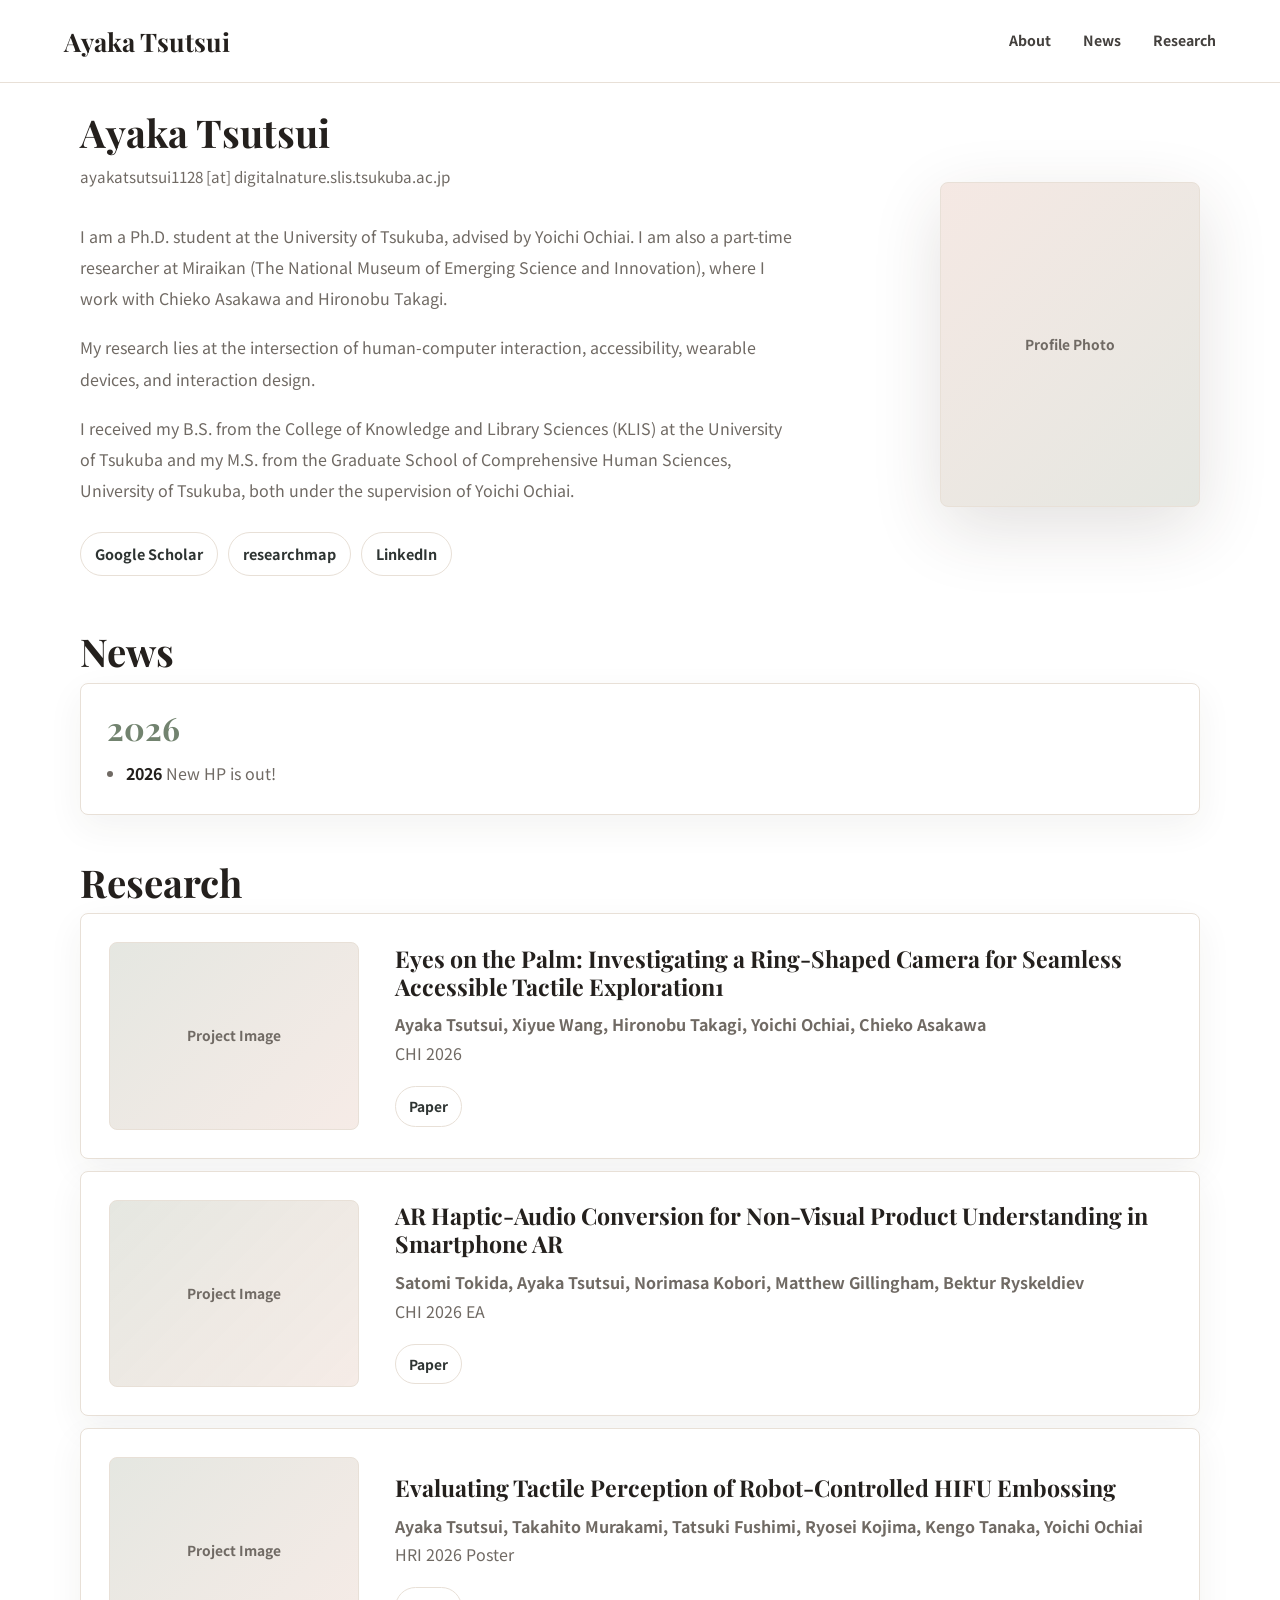
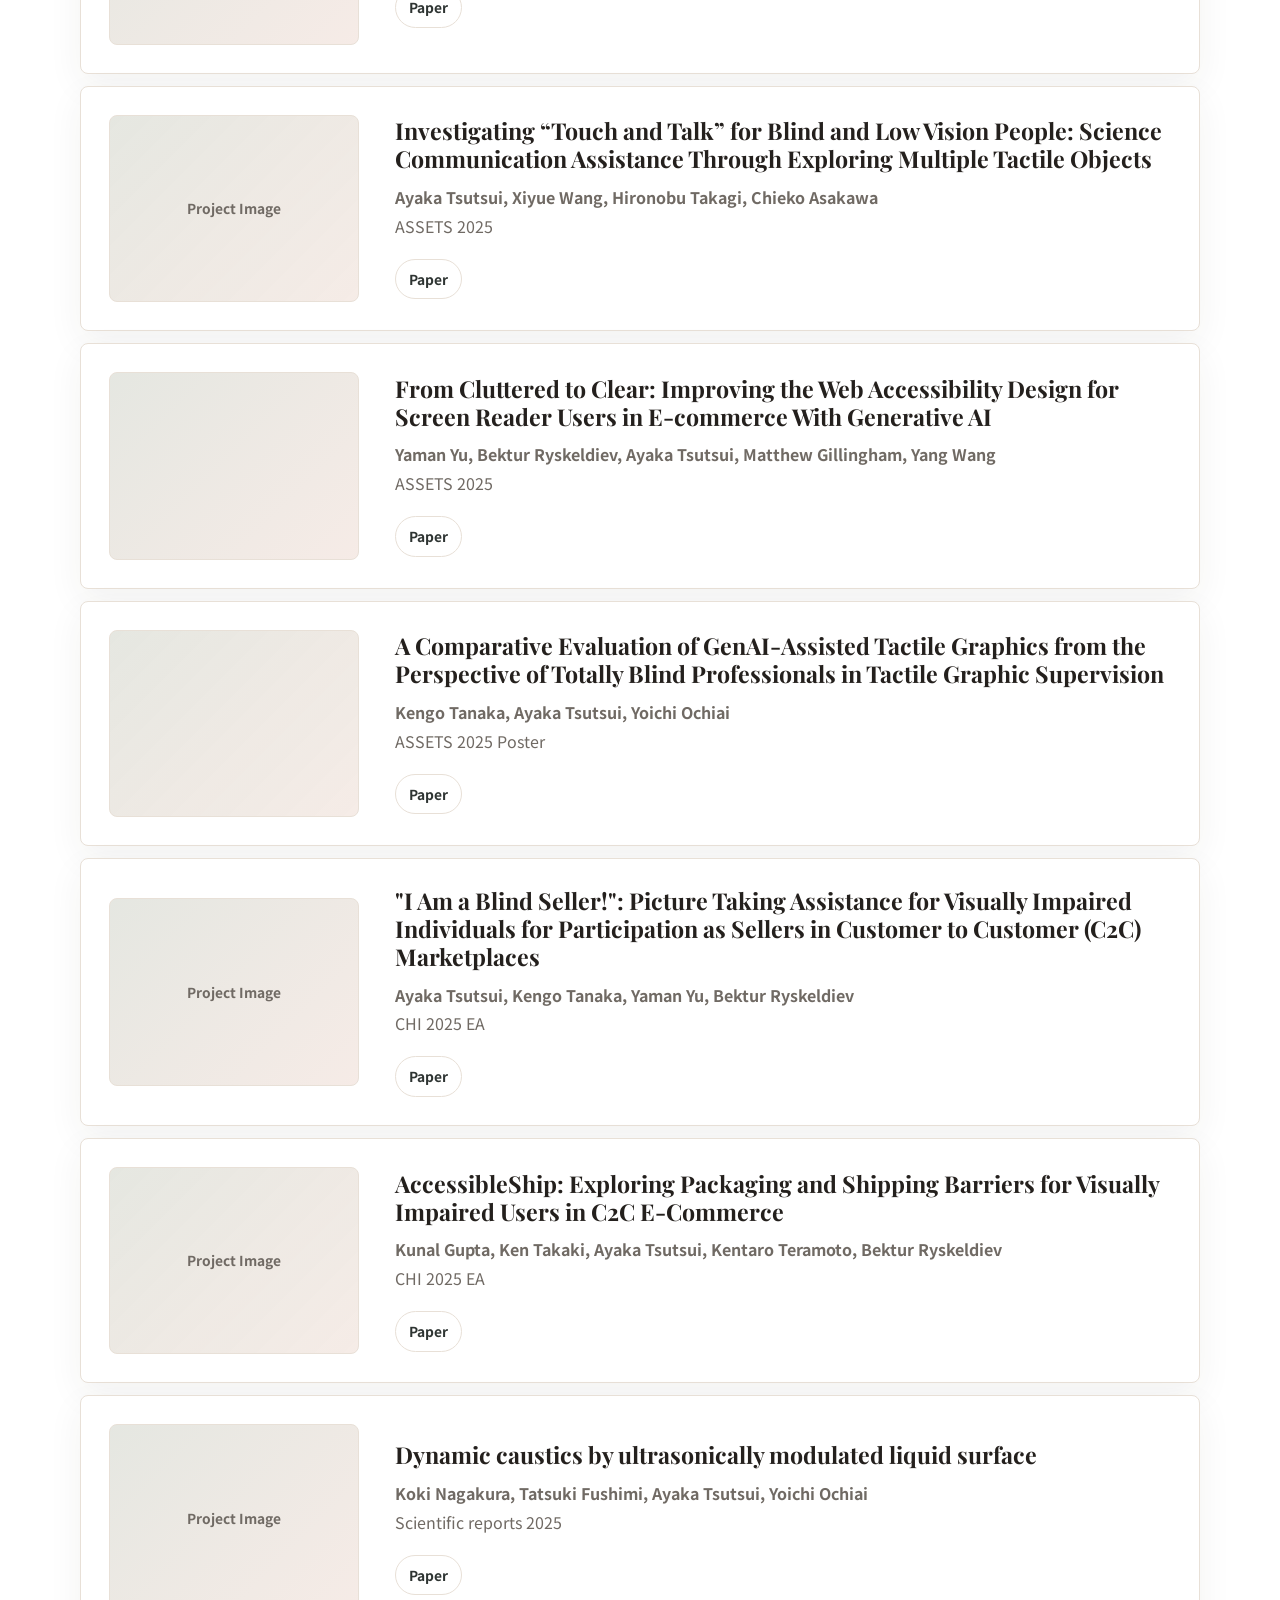
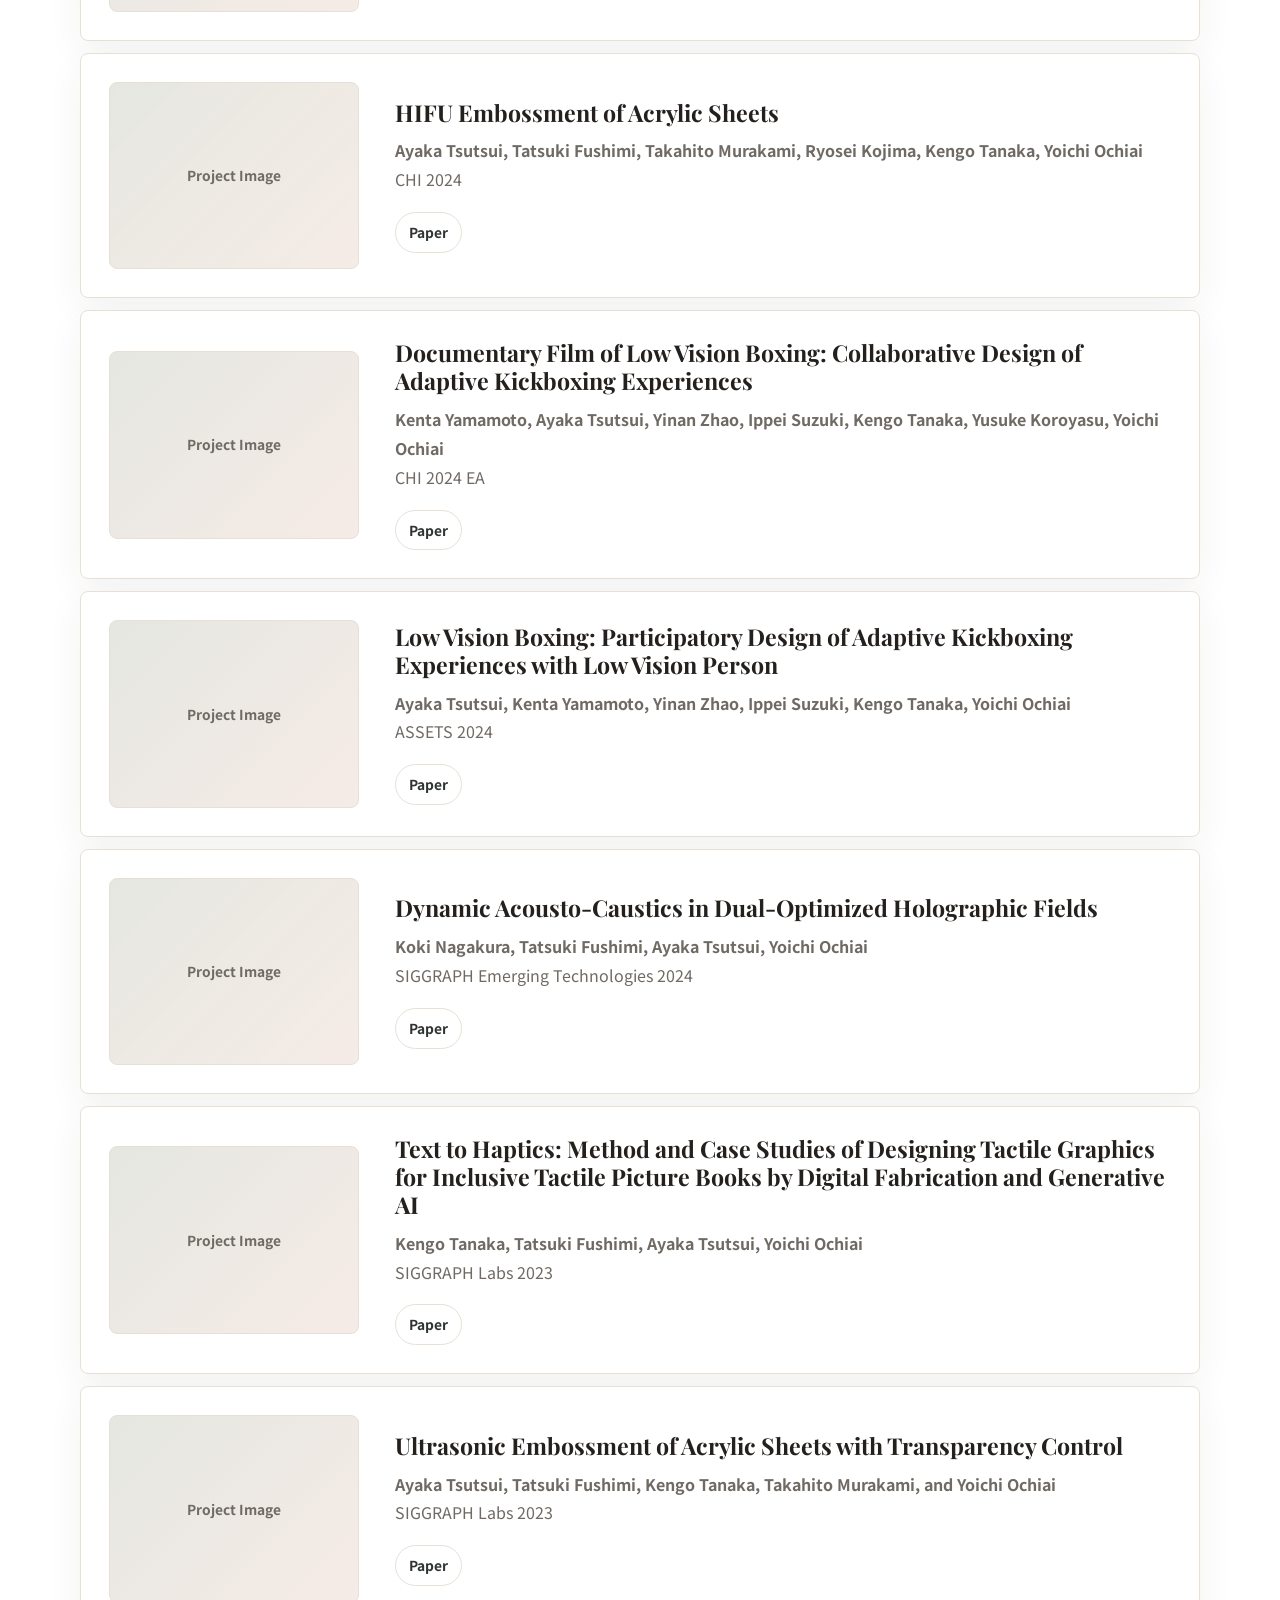
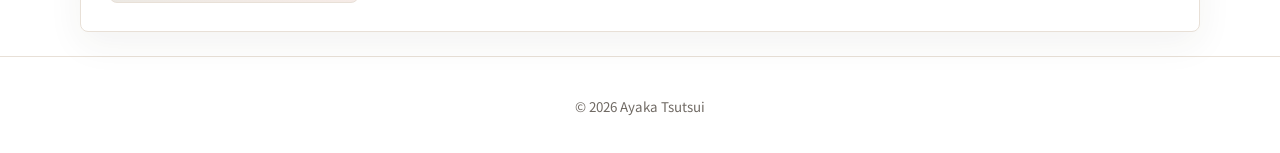
<file: index.html>
<!doctype html>
<html lang="ja">
  <head>
    <meta charset="utf-8">
    <meta name="viewport" content="width=device-width, initial-scale=1">
    <meta
      name="description"
      content="Ayaka Tsutsuiのポートフォリオサイト。プロフィール、活動、制作物、連絡先を掲載しています。"
    >
    <title>Ayaka Tsutsui | Portfolio</title>
    <link rel="preconnect" href="https://fonts.googleapis.com">
    <link rel="preconnect" href="https://fonts.gstatic.com" crossorigin>
    <link
      href="https://fonts.googleapis.com/css2?family=Noto+Sans+JP:wght@400;500;700&family=Playfair+Display:wght@600;700&display=swap"
      rel="stylesheet"
    >
    <link rel="stylesheet" href="style.css">
  </head>
  <body>
    <header class="site-header">
      <a class="brand" href="#top">Ayaka Tsutsui</a>
      <nav class="nav" aria-label="メインナビゲーション">
        <a href="#about">About</a>
        <a href="#news">News</a>
        <a href="#research">Research</a>
        <!-- <a href="publications.html">Publications</a> -->
      </nav>
    </header>

    <main id="top">
      <section id="about" class="profile-hero" aria-labelledby="hero-title">
        <div class="profile-copy">
          <h1 id="hero-title">Ayaka Tsutsui</h1>
          <p class="profile-email">ayakatsutsui1128 [at] digitalnature.slis.tsukuba.ac.jp</p>
          <div class="profile-text">
            <p>
              I am a Ph.D. student at the University of Tsukuba, advised by Yoichi Ochiai. I am also a part-time researcher at Miraikan (The National Museum of Emerging Science and Innovation), where I work with Chieko Asakawa and Hironobu Takagi.
            </p>
            <p>
              My research lies at the intersection of human-computer interaction, accessibility, wearable devices, and interaction design.
            </p>
            <p>
              I received my B.S. from the College of Knowledge and Library Sciences (KLIS) at the University of Tsukuba and my M.S. from the Graduate School of Comprehensive Human Sciences, University of Tsukuba, both under the supervision of Yoichi Ochiai.
            </p>
          </div>
          <div class="profile-links" aria-label="プロフィールリンク">
            <a href="https://scholar.google.com/citations?user=X8KCWFUAAAAJ&amp;hl=ja" aria-label="Google Scholar">Google Scholar</a>
            <a href="https://researchmap.jp/tsutsui.ayaka.2025" aria-label="researchmap">researchmap</a>
            <!-- <a href="#" aria-label="GitHub">GitHub</a> -->
            <a href="https://www.linkedin.com/in/ayaka-tsutsui-a34637187/?originalSubdomain=jp" aria-label="LinkedIn">LinkedIn</a>
          </div>
        </div>
        <div class="profile-photo" aria-label="プロフィール写真">
          <span>Profile Photo</span>
        </div>
      </section>

      <section id="news" class="section section--news" aria-labelledby="news-title">
        <h2 id="news-title">News</h2>
        <div class="news-list">
          <article class="news-year">
            <h3>2026</h3>
            <ul>
              <li><time datetime="2026">2026</time> New HP is out!</li>
              <!-- <li><time datetime="2026">2026</time> 新しい研究・活動情報を追加予定です。</li> -->
            </ul>
          </article>
          <!-- <article class="news-year">
            <h3>2025</h3>
            <ul>
              <li><time datetime="2025">2025</time> ここにニュースや発表実績を追加できます。</li>
            </ul>
          </article> -->
        </div>
      </section>

      <section id="research" class="section section--research" aria-labelledby="research-title">
        <h2 id="research-title">Research</h2>
        <div class="research-list">
          <article class="research-item">
            <div class="research-image">
              <span>Project Image</span>
            </div>
            <div class="research-content">
              <h3>Eyes on the Palm: Investigating a Ring-Shaped Camera for Seamless Accessible Tactile Exploration1</h3>
              <p class="research-authors">Ayaka Tsutsui, Xiyue Wang, Hironobu Takagi, Yoichi Ochiai, Chieko Asakawa</p>
              <p>
                CHI 2026
              </p>
              <div class="research-links">
                <!-- <a href="#">Project Page</a> -->
                <a href="https://dl.acm.org/doi/full/10.1145/3772318.3791659">Paper</a>
                <!-- <a href="#">PDF</a> -->
              </div>
            </div>
          </article>

            <article class="research-item">
            <div class="research-image">
              <span>Project Image</span>
            </div>
            <div class="research-content">
              <h3>AR Haptic-Audio Conversion for Non-Visual Product Understanding in Smartphone AR</h3>
              <p class="research-authors">Satomi Tokida, Ayaka Tsutsui, Norimasa Kobori, Matthew Gillingham, Bektur Ryskeldiev</p>
              <p>
                CHI 2026 EA
              </p>
              <div class="research-links">
                <!-- <a href="#">Project Page</a> -->
                <a href="https://dl.acm.org/doi/full/10.1145/3772363.3798874">Paper</a>
                <!-- <a href="#">PDF</a> -->
              </div>
            </div>
          </article>

            <article class="research-item">
            <div class="research-image">
              <span>Project Image</span>
            </div>
            <div class="research-content">
              <h3>Evaluating Tactile Perception of Robot-Controlled HIFU Embossing</h3>
              <p class="research-authors">Ayaka Tsutsui, Takahito Murakami, Tatsuki Fushimi, Ryosei Kojima, Kengo Tanaka, Yoichi Ochiai</p>
              <p>
                HRI 2026 Poster
              </p>
              <div class="research-links">
                <!-- <a href="#">Project Page</a> -->
                <a href="https://dl.acm.org/doi/abs/10.1145/3776734.3794457">Paper</a>
                <!-- <a href="#">PDF</a> -->
              </div>
            </div>
          </article>

          <article class="research-item">
            <div class="research-image">
              <span>Project Image</span>
            </div>
            <div class="research-content">
              <h3>Investigating “Touch and Talk” for Blind and Low Vision People: Science Communication Assistance Through Exploring Multiple Tactile Objects</h3>
              <p class="research-authors">Ayaka Tsutsui, Xiyue Wang, Hironobu Takagi, Chieko Asakawa</p>
              <p>
                ASSETS 2025
              </p>
              <div class="research-links">
                <!-- <a href="#">Project Page</a> -->
                <a href="https://dl.acm.org/doi/full/10.1145/3663547.3746373">Paper</a>
                <!-- <a href="#">PDF</a> -->
              </div>
            </div>
          </article>

          <article class="research-item">
            <div class="research-image">
              <span></span>
            </div>
            <div class="research-content">
              <h3>From Cluttered to Clear: Improving the Web Accessibility Design for Screen Reader Users in E-commerce With Generative AI</h3>
              <p class="research-authors">Yaman Yu, Bektur Ryskeldiev, Ayaka Tsutsui, Matthew Gillingham, Yang Wang</p>
              <p>
                ASSETS 2025
              </p>
              <div class="research-links">
                <!-- <a href="#">Project Page</a> -->
                <a href="https://dl.acm.org/doi/full/10.1145/3663547.3746353">Paper</a>
                <!-- <a href="#">PDF</a> -->
              </div>
            </div>
          </article>

          <article class="research-item">
            <div class="research-image">
              <span></span>
            </div>
            <div class="research-content">
              <h3>A Comparative Evaluation of GenAI-Assisted Tactile Graphics from the Perspective of Totally Blind Professionals in Tactile Graphic Supervision</h3>
              <p class="research-authors">Kengo Tanaka, Ayaka Tsutsui, Yoichi Ochiai</p>
              <p>
                ASSETS 2025 Poster  
              </p>
              <div class="research-links">
                <!-- <a href="#">Project Page</a> -->
                <a href="https://dl.acm.org/doi/full/10.1145/3663547.3759740">Paper</a>
                <!-- <a href="#">PDF</a> -->
              </div>
            </div>
          </article>

          <article class="research-item">
            <div class="research-image">
              <span>Project Image</span>
            </div>
            <div class="research-content">
              <h3>"I Am a Blind Seller!": Picture Taking Assistance for Visually Impaired Individuals for Participation as Sellers in Customer to Customer (C2C) Marketplaces</h3>
              <p class="research-authors">
                Ayaka Tsutsui, Kengo Tanaka, Yaman Yu, Bektur Ryskeldiev</p>
              <p>
                CHI 2025 EA  
              </p>
              <div class="research-links">
                <!-- <a href="#">Project Page</a> -->
                <a href="https://dl.acm.org/doi/full/10.1145/3706599.3720150">Paper</a>
                <!-- <a href="#">Code</a> -->
              </div>
            </div>
          </article>

            <article class="research-item">
            <div class="research-image">
              <span>Project Image</span>
            </div>
            <div class="research-content">
              <h3>AccessibleShip: Exploring Packaging and Shipping Barriers for Visually Impaired Users in C2C E-Commerce</h3>
              <p class="research-authors">
                Kunal Gupta, Ken Takaki, Ayaka Tsutsui, Kentaro Teramoto, Bektur Ryskeldiev</p>
              <p>
                CHI 2025 EA  
              </p>
              <div class="research-links">
                <!-- <a href="#">Project Page</a> -->
                <a href="https://dl.acm.org/doi/full/10.1145/3706599.3706665">Paper</a>
                <!-- <a href="#">Code</a> -->
              </div>
            </div>
          </article>


            <article class="research-item">
            <div class="research-image">
              <span>Project Image</span>
            </div>
            <div class="research-content">
              <h3>Dynamic caustics by ultrasonically modulated liquid surface</h3>
              <p class="research-authors">
                Koki Nagakura, Tatsuki Fushimi, Ayaka Tsutsui, Yoichi Ochiai</p>
              <p>
                Scientific reports 2025
              </p>
              <div class="research-links">
                <!-- <a href="#">Project Page</a> -->
                <a href="https://www.nature.com/articles/s41598-025-16190-3">Paper</a>
                <!-- <a href="#">Code</a> -->
              </div>
            </div>
          </article>

            <article class="research-item">
            <div class="research-image">
              <span>Project Image</span>
            </div>
            <div class="research-content">
              <h3>HIFU Embossment of Acrylic Sheets</h3>
              <p class="research-authors">
                Ayaka Tsutsui, Tatsuki Fushimi, Takahito Murakami, Ryosei Kojima, Kengo Tanaka, Yoichi Ochiai</p>
              <p>
                CHI 2024
              </p>
              <div class="research-links">
                <!-- <a href="#">Project Page</a> -->
                <a href="https://dl.acm.org/doi/full/10.1145/3613904.3642890">Paper</a>
                <!-- <a href="#">Code</a> -->
              </div>
            </div>
          </article>

                      <article class="research-item">
            <div class="research-image">
              <span>Project Image</span>
            </div>
            <div class="research-content">
              <h3>Documentary Film of Low Vision Boxing: Collaborative Design of Adaptive Kickboxing Experiences</h3>
              <p class="research-authors">
                Kenta Yamamoto, Ayaka Tsutsui, Yinan Zhao, Ippei Suzuki, Kengo Tanaka, Yusuke Koroyasu, Yoichi Ochiai</p>
              <p>
                CHI 2024 EA 
              </p>
              <div class="research-links">
                <!-- <a href="#">Project Page</a> -->
                <a href="https://dl.acm.org/doi/full/10.1145/3613905.3649124">Paper</a>
                <!-- <a href="#">Code</a> -->
              </div>
            </div>
          </article>

            <article class="research-item">
            <div class="research-image">
              <span>Project Image</span>
            </div>
            <div class="research-content">
              <h3>Low Vision Boxing: Participatory Design of Adaptive Kickboxing Experiences with Low Vision Person</h3>
              <p class="research-authors">
                Ayaka Tsutsui, Kenta Yamamoto, Yinan Zhao, Ippei Suzuki, Kengo Tanaka, Yoichi Ochiai</p>
              <p>
                ASSETS 2024
              </p>
              <div class="research-links">
                <!-- <a href="#">Project Page</a> -->
                <a href="https://dl.acm.org/doi/abs/10.1145/3663548.3675619">Paper</a>
                <!-- <a href="#">Code</a> -->
              </div>
            </div>
          </article>

            <article class="research-item">
            <div class="research-image">
              <span>Project Image</span>
            </div>
            <div class="research-content">
              <h3>Dynamic Acousto-Caustics in Dual-Optimized Holographic Fields</h3>
              <p class="research-authors">
                Koki Nagakura, Tatsuki Fushimi, Ayaka Tsutsui, Yoichi Ochiai</p>
              <p>
                SIGGRAPH Emerging Technologies 2024
              </p>
              <div class="research-links">
                <!-- <a href="#">Project Page</a> -->
                <a href="https://dl.acm.org/doi/abs/10.1145/3641517.3664384">Paper</a>
                <!-- <a href="#">Code</a> -->
              </div>
            </div>
          </article>

           <article class="research-item">
            <div class="research-image">
              <span>Project Image</span>
            </div>
            <div class="research-content">
              <h3>Text to Haptics: Method and Case Studies of Designing Tactile Graphics for Inclusive Tactile Picture Books by Digital Fabrication and Generative AI</h3>
              <p class="research-authors">Kengo Tanaka, Tatsuki Fushimi, Ayaka Tsutsui, Yoichi Ochiai</p>
              <p>
                SIGGRAPH Labs 2023
              </p>
              <div class="research-links">
                <!-- <a href="#">Project Page</a> -->
                <a href="https://dl.acm.org/doi/abs/10.1145/3588029.3595471">Paper</a>
                <!-- <a href="#">PDF</a> -->
              </div>
            </div>
          </article>

          <article class="research-item">
            <div class="research-image">
              <span>Project Image</span>
            </div>
            <div class="research-content">
              <h3>Ultrasonic Embossment of Acrylic Sheets with Transparency Control</h3>
              <p class="research-authors">Ayaka Tsutsui, Tatsuki Fushimi, Kengo Tanaka, Takahito Murakami, and Yoichi Ochiai</p>
              <p>
                SIGGRAPH Labs 2023 
              </p>
              <div class="research-links">
                <!-- <a href="#">Project Page</a> -->
                <a href="https://doi.org/10.1145/3588029.3595475">Paper</a>
                <!-- <a href="#">PDF</a> -->
              </div>
            </div>
          </article>
        </div>
      </section>

    </main>

    <footer class="site-footer">
      <small>&copy; 2026 Ayaka Tsutsui</small>
    </footer>
  </body>
</html>
</file>
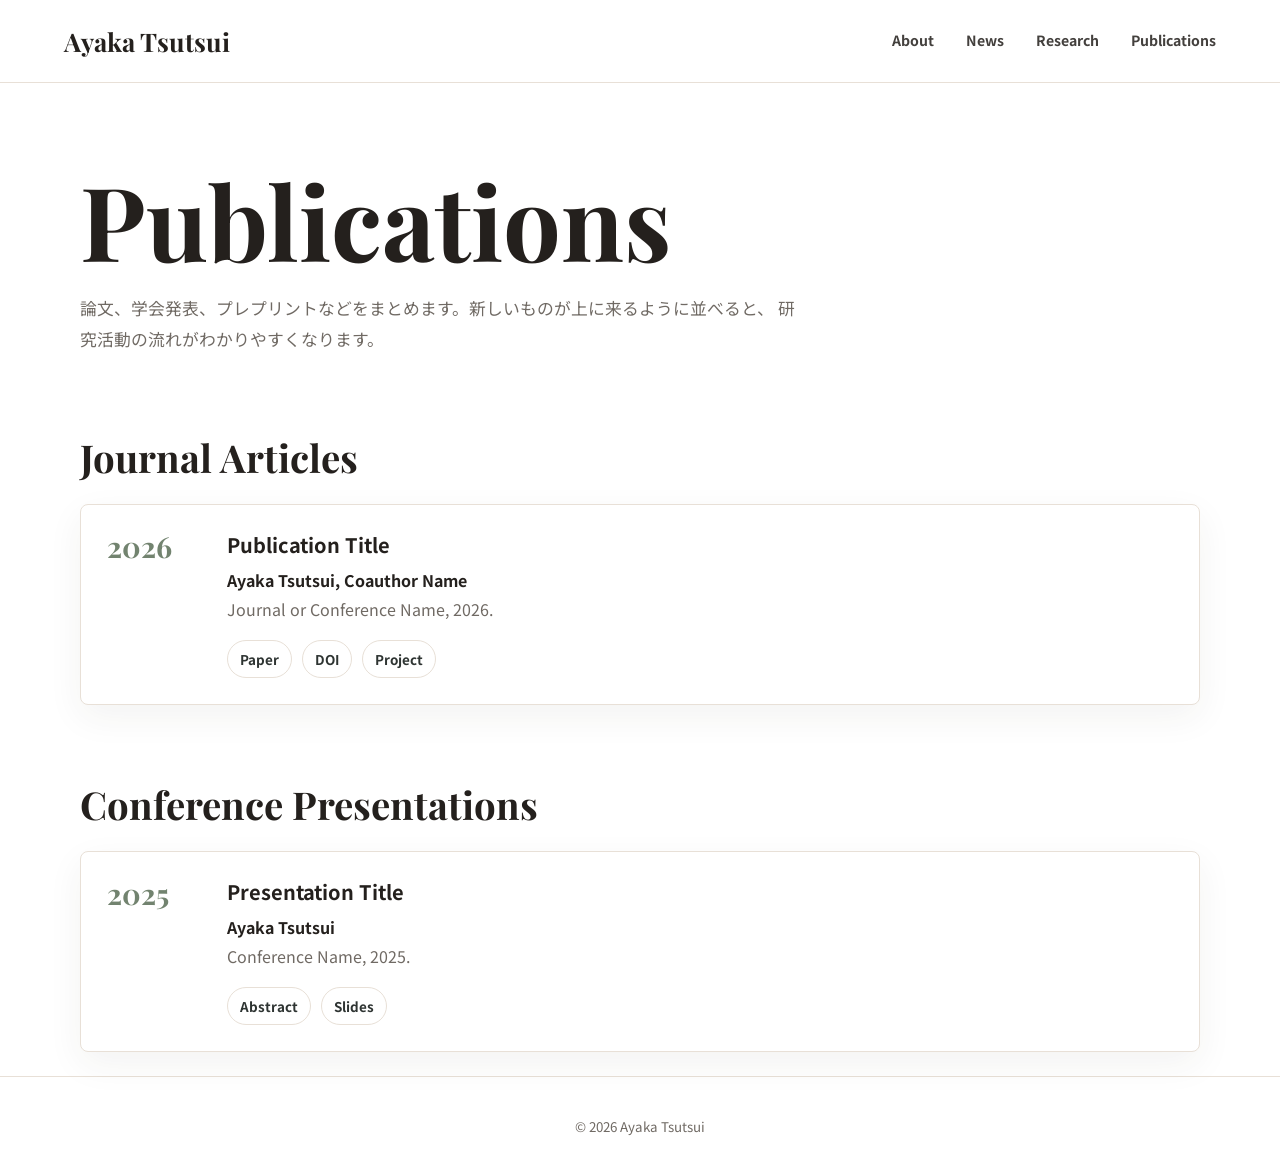
<file: publications.html>
<!doctype html>
<html lang="ja">
  <head>
    <meta charset="utf-8">
    <meta name="viewport" content="width=device-width, initial-scale=1">
    <meta
      name="description"
      content="Ayaka Tsutsuiの論文、学会発表、出版物をまとめたページです。"
    >
    <title>Publications | Ayaka Tsutsui</title>
    <link rel="preconnect" href="https://fonts.googleapis.com">
    <link rel="preconnect" href="https://fonts.gstatic.com" crossorigin>
    <link
      href="https://fonts.googleapis.com/css2?family=Noto+Sans+JP:wght@400;500;700&family=Playfair+Display:wght@600;700&display=swap"
      rel="stylesheet"
    >
    <link rel="stylesheet" href="style.css">
  </head>
  <body>
    <header class="site-header">
      <a class="brand" href="index.html#top">Ayaka Tsutsui</a>
      <nav class="nav" aria-label="メインナビゲーション">
        <a href="index.html#about">About</a>
        <a href="index.html#news">News</a>
        <a href="index.html#research">Research</a>
        <a href="publications.html">Publications</a>
      </nav>
    </header>

    <main>
      <section class="page-hero" aria-labelledby="publications-title">
        <h1 id="publications-title">Publications</h1>
        <p>
          論文、学会発表、プレプリントなどをまとめます。新しいものが上に来るように並べると、
          研究活動の流れがわかりやすくなります。
        </p>
      </section>

      <section class="section publication-section" aria-labelledby="journal-title">
        <h2 id="journal-title">Journal Articles</h2>
        <ol class="publication-list">
          <li class="publication-item">
            <p class="publication-year">2026</p>
            <div>
              <h3>Publication Title</h3>
              <p class="publication-authors">Ayaka Tsutsui, Coauthor Name</p>
              <p class="publication-venue">Journal or Conference Name, 2026.</p>
              <div class="publication-links">
                <a href="#">Paper</a>
                <a href="#">DOI</a>
                <a href="#">Project</a>
              </div>
            </div>
          </li>
        </ol>
      </section>

      <section class="section publication-section" aria-labelledby="conference-title">
        <h2 id="conference-title">Conference Presentations</h2>
        <ol class="publication-list">
          <li class="publication-item">
            <p class="publication-year">2025</p>
            <div>
              <h3>Presentation Title</h3>
              <p class="publication-authors">Ayaka Tsutsui</p>
              <p class="publication-venue">Conference Name, 2025.</p>
              <div class="publication-links">
                <a href="#">Abstract</a>
                <a href="#">Slides</a>
              </div>
            </div>
          </li>
        </ol>
      </section>
    </main>

    <footer class="site-footer">
      <small>&copy; 2026 Ayaka Tsutsui</small>
    </footer>
  </body>
</html>
</file>
<file: style.css>
:root {
  --bg: #fbfaf7;
  --paper: #ffffff;
  --ink: #24201d;
  --muted: #706a64;
  --line: #e8e0d7;
  --coral: #c96955;
  --sage: #72836f;
  --charcoal: #2e3432;
  --shadow: 0 22px 70px rgba(55, 45, 36, 0.14);
}

* {
  box-sizing: border-box;
}

html {
  scroll-behavior: smooth;
}

body {
  margin: 0;
  color: var(--ink);
  background: var(--paper);
  font-family: "Noto Sans JP", system-ui, sans-serif;
  line-height: 1.8;
}

a {
  color: inherit;
  text-decoration: none;
}

.site-header {
  position: sticky;
  z-index: 10;
  top: 0;
  left: 0;
  right: 0;
  display: flex;
  align-items: center;
  justify-content: space-between;
  gap: 24px;
  padding: 18px clamp(20px, 5vw, 64px);
  color: var(--ink);
  background: rgba(255, 255, 255, 0.86);
  border-bottom: 1px solid var(--line);
  backdrop-filter: blur(18px);
}

.brand {
  font-family: "Playfair Display", Georgia, serif;
  font-size: clamp(1.25rem, 2vw, 1.75rem);
  font-weight: 700;
}

.nav {
  display: flex;
  flex-wrap: wrap;
  justify-content: flex-end;
  gap: clamp(14px, 3vw, 32px);
  font-size: 0.88rem;
  font-weight: 700;
}

.nav a {
  opacity: 0.86;
}

.nav a:hover {
  opacity: 1;
}

.profile-hero {
  width: min(1120px, calc(100% - 40px));
  min-height: 420px;
  margin: 0 auto;
  display: grid;
  grid-template-columns: minmax(0, 1fr) minmax(180px, 260px);
  align-items: center;
  gap: clamp(28px, 5vw, 58px);
  padding: 30px 0 32px;
  background: var(--paper);
}

.profile-copy {
  width: min(760px, 100%);
  color: var(--ink);
}

.profile-hero h1 {
  margin: 0;
  font-family: "Playfair Display", Georgia, serif;
  font-size: clamp(1.8rem, 3vw, 2.7rem);
  line-height: 1;
  letter-spacing: 0;
}

.profile-text {
  width: min(720px, 100%);
  margin: 30px 0 0;
  color: var(--muted);
  font-size: 1rem;
  line-height: 1.95;
}

.profile-email {
  margin: 12px 0 0;
  color: var(--muted);
  font-size: 0.95rem;
}

.profile-text p {
  margin: 0;
}

.profile-text p + p {
  margin-top: 18px;
}

.profile-links {
  display: flex;
  flex-wrap: wrap;
  gap: 10px;
  margin-top: 26px;
}

.profile-links a {
  display: inline-flex;
  align-items: center;
  min-height: 38px;
  padding: 8px 14px;
  border: 1px solid var(--line);
  border-radius: 999px;
  color: var(--charcoal);
  background: var(--paper);
  font-size: 0.9rem;
  font-weight: 700;
}

.profile-links a:hover {
  border-color: var(--coral);
  color: var(--coral);
}

.button {
  display: inline-flex;
  align-items: center;
  justify-content: center;
  min-height: 46px;
  padding: 10px 22px;
  border: 1px solid currentColor;
  border-radius: 999px;
  font-weight: 700;
}

.button--primary {
  color: var(--paper);
  background: var(--coral);
  border-color: var(--coral);
}

.button--ghost {
  color: var(--ink);
  background: transparent;
}

.profile-photo {
  position: relative;
  aspect-ratio: 4 / 5;
  overflow: hidden;
  border: 1px solid var(--line);
  border-radius: 8px;
  background:
    linear-gradient(135deg, rgba(201, 105, 85, 0.12), rgba(114, 131, 111, 0.16)),
    var(--bg);
  box-shadow: var(--shadow);
}

.profile-photo span {
  position: absolute;
  inset: 0;
  display: grid;
  place-items: center;
  color: var(--muted);
  font-size: 0.86rem;
  font-weight: 700;
}

.section {
  width: min(1120px, calc(100% - 40px));
  margin: 0 auto;
  padding: 24px 0;
}

.page-hero {
  width: min(1120px, calc(100% - 40px));
  margin: 0 auto;
  padding: 88px 0 28px;
}

.page-hero h1 {
  margin: 0;
  font-family: "Playfair Display", Georgia, serif;
  font-size: clamp(3.6rem, 8vw, 7rem);
  line-height: 0.96;
  letter-spacing: 0;
}

.page-hero p {
  width: min(720px, 100%);
  margin: 24px 0 0;
  color: var(--muted);
  font-size: 1.05rem;
}

.section h2 {
  margin: 0;
  font-family: "Playfair Display", Georgia, serif;
  font-size: clamp(1.8rem, 3vw, 2.7rem);
  line-height: 1;
  letter-spacing: 0;
}

.section-summary {
  width: min(720px, 100%);
  margin: 16px 0 0;
  color: var(--muted);
}

.text-link {
  display: inline-flex;
  margin-top: 14px;
  color: var(--charcoal);
  font-weight: 700;
  text-decoration: underline;
  text-decoration-color: var(--line);
  text-underline-offset: 4px;
}

.text-link:hover {
  color: var(--coral);
  text-decoration-color: var(--coral);
}

.news-list {
  display: grid;
  gap: 10px;
  margin-top: 12px;
}

.news-year {
  padding: 26px;
  border: 1px solid var(--line);
  border-radius: 8px;
  background: var(--paper);
  box-shadow: 0 12px 36px rgba(55, 45, 36, 0.06);
}

.news-year h3 {
  margin: 0 0 14px;
  color: var(--sage);
  font-family: "Playfair Display", Georgia, serif;
  font-size: 2rem;
  line-height: 1.1;
}

.news-year ul {
  display: grid;
  gap: 10px;
  margin: 0;
  padding-left: 1.2em;
}

.news-year li {
  color: var(--muted);
}

.news-year time {
  color: var(--ink);
  font-weight: 700;
}

.research-list {
  display: grid;
  gap: 12px;
  margin-top: 12px;
}

.research-item {
  display: grid;
  grid-template-columns: minmax(170px, 250px) minmax(0, 1fr);
  gap: clamp(20px, 4vw, 36px);
  align-items: center;
  padding: 28px;
  border: 1px solid var(--line);
  border-radius: 8px;
  background: var(--paper);
  box-shadow: 0 12px 36px rgba(55, 45, 36, 0.06);
}

.research-image {
  aspect-ratio: 4 / 3;
  display: grid;
  place-items: center;
  overflow: hidden;
  border: 1px solid var(--line);
  border-radius: 8px;
  color: var(--muted);
  background:
    linear-gradient(135deg, rgba(114, 131, 111, 0.16), rgba(201, 105, 85, 0.1)),
    var(--bg);
  font-size: 0.86rem;
  font-weight: 700;
}

.research-content h3 {
  margin: 0 0 10px;
  font-family: "Playfair Display", Georgia, serif;
  font-size: 1.45rem;
  line-height: 1.2;
}

.research-authors {
  color: var(--ink);
  font-weight: 700;
}

.research-content p {
  margin: 0;
  color: var(--muted);
}

.research-links {
  display: flex;
  flex-wrap: wrap;
  gap: 10px;
  margin-top: 18px;
}

.research-links a {
  display: inline-flex;
  align-items: center;
  min-height: 36px;
  padding: 7px 13px;
  border: 1px solid var(--line);
  border-radius: 999px;
  color: var(--charcoal);
  font-size: 0.86rem;
  font-weight: 700;
}

.research-links a:hover {
  border-color: var(--coral);
  color: var(--coral);
}

.publication-section {
  padding-top: 56px;
}

.publication-list {
  display: grid;
  gap: 18px;
  margin: 28px 0 0;
  padding: 0;
  list-style: none;
}

.publication-item {
  display: grid;
  grid-template-columns: 96px minmax(0, 1fr);
  gap: 24px;
  padding: 26px;
  border: 1px solid var(--line);
  border-radius: 8px;
  background: var(--paper);
  box-shadow: 0 12px 36px rgba(55, 45, 36, 0.06);
}

.publication-year {
  margin: 0;
  color: var(--sage);
  font-family: "Playfair Display", Georgia, serif;
  font-size: 1.8rem;
  font-weight: 700;
  line-height: 1.1;
}

.publication-item h3 {
  margin: 0 0 8px;
  font-size: 1.25rem;
  line-height: 1.35;
}

.publication-authors,
.publication-venue {
  margin: 0;
  color: var(--muted);
}

.publication-authors {
  color: var(--ink);
  font-weight: 700;
}

.publication-links {
  display: flex;
  flex-wrap: wrap;
  gap: 10px;
  margin-top: 16px;
}

.publication-links a {
  display: inline-flex;
  align-items: center;
  min-height: 34px;
  padding: 6px 12px;
  border: 1px solid var(--line);
  border-radius: 999px;
  color: var(--charcoal);
  font-size: 0.84rem;
  font-weight: 700;
}

.publication-links a:hover {
  border-color: var(--coral);
  color: var(--coral);
}

.site-footer {
  padding: 34px 20px;
  color: var(--muted);
  text-align: center;
  border-top: 1px solid var(--line);
}

@media (max-width: 780px) {
  .site-header {
    align-items: center;
    padding: 14px 18px;
  }

  .nav {
    gap: 12px;
    font-size: 0.78rem;
  }

  .profile-hero {
    width: min(100% - 32px, 1120px);
    min-height: 0;
    grid-template-columns: 1fr;
    gap: 24px;
    padding: 26px 0 28px;
  }

  .profile-hero h1 {
    font-size: clamp(1.8rem, 8vw, 2.5rem);
  }

  .profile-photo {
    width: min(240px, 100%);
  }

  .section {
    width: min(100% - 32px, 1120px);
    padding: 24px 0;
  }

  .page-hero {
    width: min(100% - 32px, 1120px);
    padding: 56px 0 12px;
  }

  .research-item {
    grid-template-columns: 1fr;
  }

  .publication-item {
    grid-template-columns: 1fr;
    gap: 12px;
  }
}
</file>
